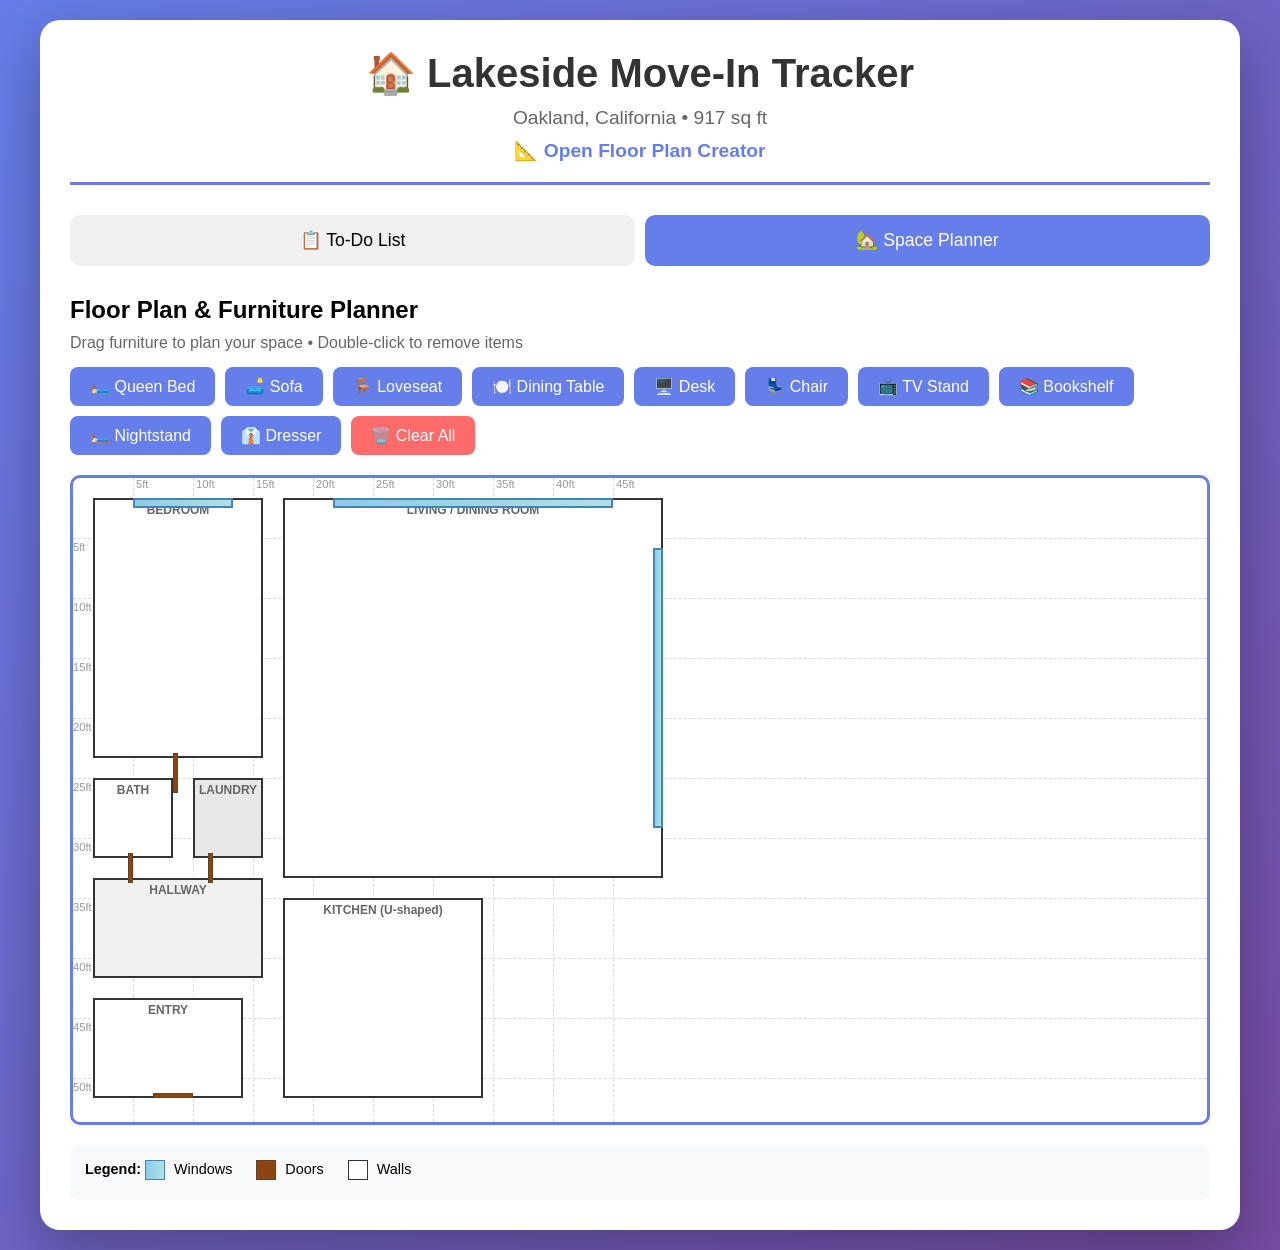
<file: index.html>
<!DOCTYPE html>
<html lang="en">
<head>
    <meta charset="UTF-8">
    <meta name="viewport" content="width=device-width, initial-scale=1.0">
    <title>Lakeside Move-In Tracker</title>
    <link rel="stylesheet" href="styles.css">
</head>
<body>
    <div class="container">
        <header>
            <h1>🏠 Lakeside Move-In Tracker</h1>
            <p>Oakland, California • 917 sq ft</p>
            <p style="margin-top: 10px;"><a href="floorplan-creator.html" style="color: #667eea; text-decoration: none; font-weight: bold;">📐 Open Floor Plan Creator</a></p>
        </header>

        <!-- Navigation Tabs -->
        <div class="tabs">
            <button class="tab-button" onclick="showTab('todo')">📋 To-Do List</button>
            <button class="tab-button active" onclick="showTab('planner')">🏡 Space Planner</button>
        </div>

        <!-- To-Do List Section -->
        <div id="todo-section" class="tab-content">
            <div class="add-task-form">
                <h2>Add New Task</h2>
                <input type="text" id="task-input" placeholder="What needs to be done?">
                <select id="category-select">
                    <option value="Packing">📦 Packing</option>
                    <option value="Utilities">⚡ Utilities</option>
                    <option value="Cleaning">🧹 Cleaning</option>
                    <option value="Moving">🚚 Moving</option>
                    <option value="Shopping">🛒 Shopping</option>
                    <option value="Other">📝 Other</option>
                </select>
                <input type="date" id="due-date-input">
                <button onclick="addTask()">Add Task</button>
            </div>

            <div class="filter-section">
                <label>Filter by category:</label>
                <select id="filter-category" onchange="filterTasks()">
                    <option value="All">All Categories</option>
                    <option value="Packing">📦 Packing</option>
                    <option value="Utilities">⚡ Utilities</option>
                    <option value="Cleaning">🧹 Cleaning</option>
                    <option value="Moving">🚚 Moving</option>
                    <option value="Shopping">🛒 Shopping</option>
                    <option value="Other">📝 Other</option>
                </select>
            </div>

            <div class="tasks-container" id="tasks-list">
                <!-- Tasks will be added here dynamically -->
            </div>
        </div>

        <!-- Space Planner Section -->
        <div id="planner-section" class="tab-content active">
            <div class="planner-controls">
                <h2>Floor Plan & Furniture Planner</h2>
                <p style="color: #666; margin-bottom: 15px;">Drag furniture to plan your space • Double-click to remove items</p>
                <div class="furniture-palette">
                    <button onclick="addFurniture('bed', 120, 80)">🛏️ Queen Bed</button>
                    <button onclick="addFurniture('sofa', 90, 40)">🛋️ Sofa</button>
                    <button onclick="addFurniture('loveseat', 70, 40)">🪑 Loveseat</button>
                    <button onclick="addFurniture('table', 60, 40)">🍽️ Dining Table</button>
                    <button onclick="addFurniture('desk', 50, 30)">🖥️ Desk</button>
                    <button onclick="addFurniture('chair', 30, 30)">💺 Chair</button>
                    <button onclick="addFurniture('tv', 50, 10)">📺 TV Stand</button>
                    <button onclick="addFurniture('bookshelf', 40, 15)">📚 Bookshelf</button>
                    <button onclick="addFurniture('nightstand', 25, 20)">🛏️ Nightstand</button>
                    <button onclick="addFurniture('dresser', 50, 25)">👔 Dresser</button>
                    <button onclick="clearRoom()" style="background: #ff6b6b;">🗑️ Clear All</button>
                </div>
            </div>
            <div class="floor-plan-container">
                <div id="room-canvas">
                    <!-- Floor plan and furniture will be placed here -->
                </div>
            </div>
            <div class="legend">
                <strong>Legend:</strong>
                <span class="legend-item"><span class="legend-window"></span> Windows</span>
                <span class="legend-item"><span class="legend-door"></span> Doors</span>
                <span class="legend-item"><span class="legend-wall"></span> Walls</span>
            </div>
        </div>
    </div>

    <script src="script.js"></script>
</body>
</html>
</file>
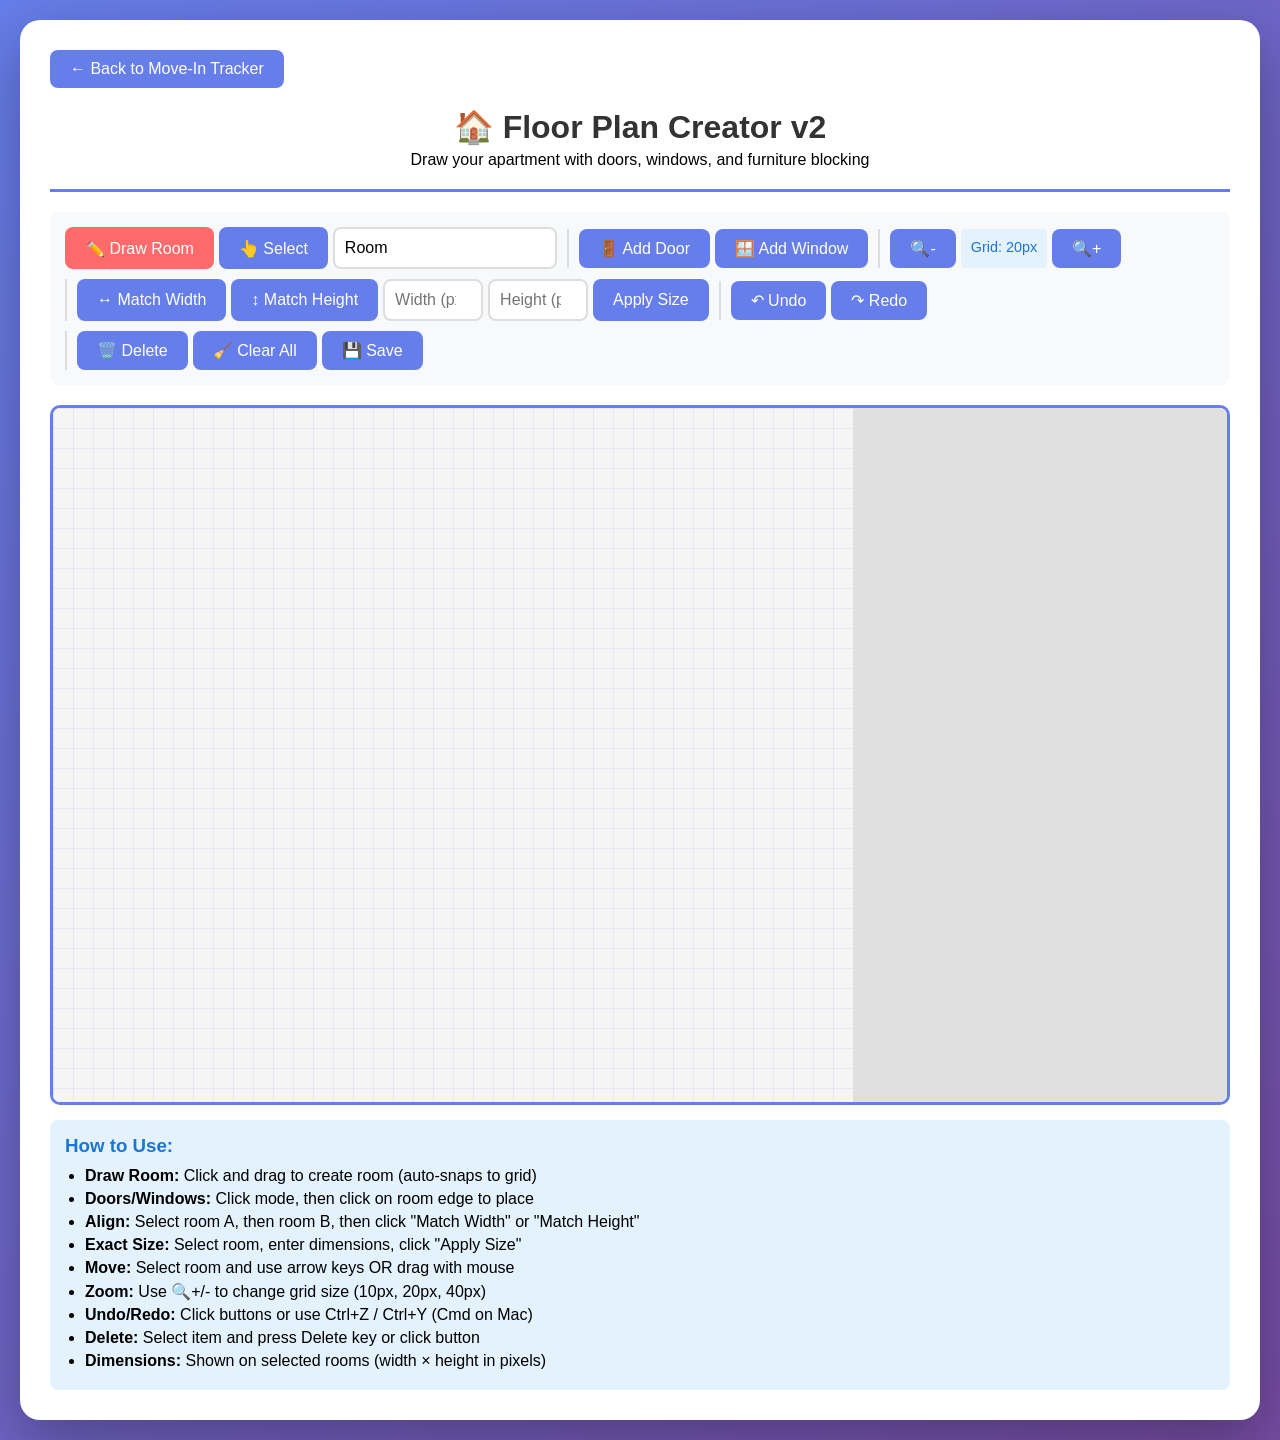
<file: floorplan-creator.html>
<!DOCTYPE html>
<html lang="en">
<head>
    <meta charset="UTF-8">
    <meta name="viewport" content="width=device-width, initial-scale=1.0">
    <title>Floor Plan Creator v2 - Move In Tracker</title>
    <style>
        * {
            margin: 0;
            padding: 0;
            box-sizing: border-box;
        }

        body {
            font-family: 'Segoe UI', Tahoma, Geneva, Verdana, sans-serif;
            background: linear-gradient(135deg, #667eea 0%, #764ba2 100%);
            min-height: 100vh;
            padding: 20px;
        }

        .container {
            max-width: 1600px;
            margin: 0 auto;
            background: white;
            border-radius: 20px;
            padding: 30px;
            box-shadow: 0 20px 60px rgba(0, 0, 0, 0.3);
        }

        header {
            text-align: center;
            margin-bottom: 20px;
            padding-bottom: 20px;
            border-bottom: 3px solid #667eea;
        }

        header h1 {
            color: #333;
            font-size: 2em;
            margin-bottom: 5px;
        }

        .back-link {
            display: inline-block;
            margin-bottom: 20px;
            padding: 10px 20px;
            background: #667eea;
            color: white;
            text-decoration: none;
            border-radius: 8px;
        }

        .toolbar {
            background: #f8f9fa;
            padding: 15px;
            border-radius: 10px;
            margin-bottom: 20px;
            display: flex;
            gap: 10px;
            flex-wrap: wrap;
            align-items: center;
        }

        .toolbar button {
            padding: 10px 20px;
            background: #667eea;
            color: white;
            border: none;
            border-radius: 8px;
            cursor: pointer;
            font-size: 1em;
        }

        .toolbar button:hover {
            background: #5568d3;
        }

        .toolbar button.active {
            background: #ff6b6b;
        }

        .toolbar input {
            padding: 10px;
            border: 2px solid #ddd;
            border-radius: 8px;
            font-size: 1em;
        }

        .toolbar-group {
            display: flex;
            gap: 5px;
            border-left: 2px solid #ddd;
            padding-left: 10px;
        }

        .toolbar-group:first-child {
            border-left: none;
            padding-left: 0;
        }

        .zoom-info {
            padding: 10px;
            background: #e3f2fd;
            border-radius: 5px;
            font-size: 0.9em;
            color: #1976d2;
        }

        .canvas-container {
            border: 3px solid #667eea;
            border-radius: 10px;
            overflow: auto;
            background: #e0e0e0;
            position: relative;
            height: 700px;
        }

        #canvas {
            position: relative;
            background: #f5f5f5;
            cursor: crosshair;
        }

        .room-box {
            position: absolute;
            border: 2px solid #333;
            background: rgba(255, 255, 255, 0.9);
            cursor: move;
            min-width: 40px;
            min-height: 40px;
        }

        .room-box.selected {
            border: 3px solid #667eea;
            box-shadow: 0 0 10px rgba(102, 126, 234, 0.5);
        }

        .room-label {
            position: absolute;
            top: 5px;
            left: 5px;
            right: 5px;
            font-weight: bold;
            color: #333;
            font-size: 0.9em;
            text-align: center;
            pointer-events: none;
            word-wrap: break-word;
        }

        .dimensions-label {
            position: absolute;
            bottom: 5px;
            left: 5px;
            right: 5px;
            font-size: 0.75em;
            color: #667eea;
            text-align: center;
            pointer-events: none;
            background: rgba(255, 255, 255, 0.9);
            padding: 2px;
            border-radius: 3px;
        }

        .resize-handle {
            position: absolute;
            width: 10px;
            height: 10px;
            background: #667eea;
            border: 2px solid white;
            border-radius: 50%;
        }

        .resize-handle.nw { top: -5px; left: -5px; cursor: nw-resize; }
        .resize-handle.ne { top: -5px; right: -5px; cursor: ne-resize; }
        .resize-handle.sw { bottom: -5px; left: -5px; cursor: sw-resize; }
        .resize-handle.se { bottom: -5px; right: -5px; cursor: se-resize; }

        .door {
            position: absolute;
            background: rgba(139, 69, 19, 0.3);
            border: 2px solid #8B4513;
            cursor: pointer;
        }

        .door.horizontal {
            height: 6px;
        }

        .door.vertical {
            width: 6px;
        }

        .door.selected {
            border-color: #ff6b6b;
            background: rgba(255, 107, 107, 0.3);
        }

        .window {
            position: absolute;
            background: linear-gradient(90deg, #87CEEB 0%, #B0E0E6 100%);
            border: 2px solid #4682B4;
            cursor: pointer;
        }

        .window.horizontal {
            height: 6px;
        }

        .window.vertical {
            width: 6px;
        }

        .window.selected {
            border-color: #667eea;
        }

        .instructions {
            background: #e3f2fd;
            padding: 15px;
            border-radius: 8px;
            margin-top: 15px;
        }

        .instructions h3 {
            margin-bottom: 10px;
            color: #1976d2;
        }

        .instructions ul {
            margin-left: 20px;
        }

        .instructions li {
            margin-bottom: 5px;
        }
    </style>
</head>
<body>
    <div class="container">
        <a href="index.html" class="back-link">← Back to Move-In Tracker</a>

        <header>
            <h1>🏠 Floor Plan Creator v2</h1>
            <p>Draw your apartment with doors, windows, and furniture blocking</p>
        </header>

        <div class="toolbar">
            <div class="toolbar-group">
                <button id="draw-mode" class="active">✏️ Draw Room</button>
                <button id="select-mode">👆 Select</button>
                <input type="text" id="room-name" placeholder="Room name" value="Room">
            </div>

            <div class="toolbar-group">
                <button id="door-mode">🚪 Add Door</button>
                <button id="window-mode">🪟 Add Window</button>
            </div>

            <div class="toolbar-group">
                <button id="zoom-out">🔍-</button>
                <span class="zoom-info" id="zoom-level">Grid: 20px</span>
                <button id="zoom-in">🔍+</button>
            </div>

            <div class="toolbar-group">
                <button id="align-width">↔️ Match Width</button>
                <button id="align-height">↕️ Match Height</button>
                <input type="number" id="set-width" placeholder="Width (px)" style="width: 100px;">
                <input type="number" id="set-height" placeholder="Height (px)" style="width: 100px;">
                <button id="apply-size">Apply Size</button>
            </div>

            <div class="toolbar-group">
                <button id="undo">↶ Undo</button>
                <button id="redo">↷ Redo</button>
            </div>

            <div class="toolbar-group">
                <button id="delete-item">🗑️ Delete</button>
                <button id="clear-all">🧹 Clear All</button>
                <button id="save-plan">💾 Save</button>
            </div>
        </div>

        <div class="canvas-container">
            <div id="canvas"></div>
        </div>

        <div class="instructions">
            <h3>How to Use:</h3>
            <ul>
                <li><strong>Draw Room:</strong> Click and drag to create room (auto-snaps to grid)</li>
                <li><strong>Doors/Windows:</strong> Click mode, then click on room edge to place</li>
                <li><strong>Align:</strong> Select room A, then room B, then click "Match Width" or "Match Height"</li>
                <li><strong>Exact Size:</strong> Select room, enter dimensions, click "Apply Size"</li>
                <li><strong>Move:</strong> Select room and use arrow keys OR drag with mouse</li>
                <li><strong>Zoom:</strong> Use 🔍+/- to change grid size (10px, 20px, 40px)</li>
                <li><strong>Undo/Redo:</strong> Click buttons or use Ctrl+Z / Ctrl+Y (Cmd on Mac)</li>
                <li><strong>Delete:</strong> Select item and press Delete key or click button</li>
                <li><strong>Dimensions:</strong> Shown on selected rooms (width × height in pixels)</li>
            </ul>
        </div>
    </div>

    <script>
        const canvas = document.getElementById('canvas');
        const drawModeBtn = document.getElementById('draw-mode');
        const selectModeBtn = document.getElementById('select-mode');
        const doorModeBtn = document.getElementById('door-mode');
        const windowModeBtn = document.getElementById('window-mode');
        const roomNameInput = document.getElementById('room-name');
        const deleteBtn = document.getElementById('delete-item');
        const clearBtn = document.getElementById('clear-all');
        const saveBtn = document.getElementById('save-plan');
        const zoomInBtn = document.getElementById('zoom-in');
        const zoomOutBtn = document.getElementById('zoom-out');
        const zoomLevelSpan = document.getElementById('zoom-level');
        const alignWidthBtn = document.getElementById('align-width');
        const alignHeightBtn = document.getElementById('align-height');
        const setWidthInput = document.getElementById('set-width');
        const setHeightInput = document.getElementById('set-height');
        const applySizeBtn = document.getElementById('apply-size');
        const undoBtn = document.getElementById('undo');
        const redoBtn = document.getElementById('redo');

        let mode = 'draw'; // 'draw', 'select', 'door', 'window'
        let gridSize = 20; // Current grid size
        let gridSizes = [10, 20, 40];
        let currentZoomIndex = 1; // Start at 20px
        let isDrawing = false;
        let isDragging = false;
        let isResizing = false;
        let startX, startY;
        let currentBox = null;
        let selectedItem = null;
        let resizeHandle = null;
        let rooms = [];
        let doors = [];
        let windows = [];
        let history = [];
        let historyIndex = -1;
        let lastSelectedForAlign = null;

        // Initialize canvas size
        function updateCanvasSize() {
            const size = 800 * (gridSize / 20); // Scale canvas with grid
            canvas.style.width = size + 'px';
            canvas.style.height = size + 'px';
            updateGridBackground();
        }

        function updateGridBackground() {
            canvas.style.backgroundImage = `
                linear-gradient(rgba(102, 126, 234, 0.1) 1px, transparent 1px),
                linear-gradient(90deg, rgba(102, 126, 234, 0.1) 1px, transparent 1px)
            `;
            canvas.style.backgroundSize = `${gridSize}px ${gridSize}px`;
        }

        // Snap to grid
        function snapToGrid(value) {
            return Math.round(value / gridSize) * gridSize;
        }

        // Mode switching
        function setMode(newMode) {
            mode = newMode;
            [drawModeBtn, selectModeBtn, doorModeBtn, windowModeBtn].forEach(btn => btn.classList.remove('active'));

            if (newMode === 'draw') {
                canvas.style.cursor = 'crosshair';
                drawModeBtn.classList.add('active');
            } else if (newMode === 'select') {
                canvas.style.cursor = 'default';
                selectModeBtn.classList.add('active');
            } else if (newMode === 'door') {
                canvas.style.cursor = 'pointer';
                doorModeBtn.classList.add('active');
            } else if (newMode === 'window') {
                canvas.style.cursor = 'pointer';
                windowModeBtn.classList.add('active');
            }
            deselectAll();
        }

        drawModeBtn.addEventListener('click', () => setMode('draw'));
        selectModeBtn.addEventListener('click', () => setMode('select'));
        doorModeBtn.addEventListener('click', () => setMode('door'));
        windowModeBtn.addEventListener('click', () => setMode('window'));

        // Zoom controls
        zoomInBtn.addEventListener('click', () => {
            if (currentZoomIndex < gridSizes.length - 1) {
                currentZoomIndex++;
                gridSize = gridSizes[currentZoomIndex];
                zoomLevelSpan.textContent = `Grid: ${gridSize}px`;
                updateCanvasSize();
            }
        });

        zoomOutBtn.addEventListener('click', () => {
            if (currentZoomIndex > 0) {
                currentZoomIndex--;
                gridSize = gridSizes[currentZoomIndex];
                zoomLevelSpan.textContent = `Grid: ${gridSize}px`;
                updateCanvasSize();
            }
        });

        // Mouse down
        canvas.addEventListener('mousedown', (e) => {
            const rect = canvas.getBoundingClientRect();
            startX = e.clientX - rect.left;
            startY = e.clientY - rect.top;

            if (mode === 'draw') {
                isDrawing = true;
                const roomName = roomNameInput.value || 'Room';

                currentBox = document.createElement('div');
                currentBox.className = 'room-box';
                currentBox.style.left = snapToGrid(startX) + 'px';
                currentBox.style.top = snapToGrid(startY) + 'px';
                currentBox.style.width = '0px';
                currentBox.style.height = '0px';

                const label = document.createElement('div');
                label.className = 'room-label';
                label.textContent = roomName;
                currentBox.appendChild(label);

                canvas.appendChild(currentBox);
            } else if (mode === 'select') {
                const clickedRoom = e.target.closest('.room-box');
                const clickedDoor = e.target.closest('.door');
                const clickedWindow = e.target.closest('.window');

                if (clickedRoom) {
                    selectItem(clickedRoom, 'room');
                    if (e.target.classList.contains('resize-handle')) {
                        isResizing = true;
                        resizeHandle = e.target.className.split(' ')[1];
                    } else {
                        isDragging = true;
                    }
                } else if (clickedDoor) {
                    selectItem(clickedDoor, 'door');
                } else if (clickedWindow) {
                    selectItem(clickedWindow, 'window');
                } else {
                    deselectAll();
                }
            } else if (mode === 'door') {
                placeDoor(e);
            } else if (mode === 'window') {
                placeWindow(e);
            }
        });

        // Mouse move
        canvas.addEventListener('mousemove', (e) => {
            const rect = canvas.getBoundingClientRect();
            const currentX = e.clientX - rect.left;
            const currentY = e.clientY - rect.top;

            if (isDrawing && currentBox) {
                const snappedStartX = parseInt(currentBox.style.left);
                const snappedStartY = parseInt(currentBox.style.top);
                const snappedCurrentX = snapToGrid(currentX);
                const snappedCurrentY = snapToGrid(currentY);

                const width = snappedCurrentX - snappedStartX;
                const height = snappedCurrentY - snappedStartY;

                currentBox.style.width = Math.abs(width) + 'px';
                currentBox.style.height = Math.abs(height) + 'px';

                if (width < 0) currentBox.style.left = snappedCurrentX + 'px';
                if (height < 0) currentBox.style.top = snappedCurrentY + 'px';
            } else if (isDragging && selectedItem) {
                const deltaX = currentX - startX;
                const deltaY = currentY - startY;

                const left = snapToGrid(parseInt(selectedItem.style.left) + deltaX);
                const top = snapToGrid(parseInt(selectedItem.style.top) + deltaY);

                selectedItem.style.left = Math.max(0, left) + 'px';
                selectedItem.style.top = Math.max(0, top) + 'px';

                startX = currentX;
                startY = currentY;
            } else if (isResizing && selectedItem) {
                const box = selectedItem.getBoundingClientRect();
                const canvasRect = canvas.getBoundingClientRect();
                const relX = box.left - canvasRect.left;
                const relY = box.top - canvasRect.top;

                if (resizeHandle === 'se') {
                    selectedItem.style.width = Math.max(gridSize * 2, snapToGrid(currentX - relX)) + 'px';
                    selectedItem.style.height = Math.max(gridSize * 2, snapToGrid(currentY - relY)) + 'px';
                } else if (resizeHandle === 'sw') {
                    const newWidth = Math.max(gridSize * 2, snapToGrid(relX + box.width - currentX));
                    selectedItem.style.width = newWidth + 'px';
                    selectedItem.style.left = snapToGrid(relX + box.width - newWidth) + 'px';
                    selectedItem.style.height = Math.max(gridSize * 2, snapToGrid(currentY - relY)) + 'px';
                } else if (resizeHandle === 'ne') {
                    selectedItem.style.width = Math.max(gridSize * 2, snapToGrid(currentX - relX)) + 'px';
                    const newHeight = Math.max(gridSize * 2, snapToGrid(relY + box.height - currentY));
                    selectedItem.style.height = newHeight + 'px';
                    selectedItem.style.top = snapToGrid(relY + box.height - newHeight) + 'px';
                } else if (resizeHandle === 'nw') {
                    const newWidth = Math.max(gridSize * 2, snapToGrid(relX + box.width - currentX));
                    const newHeight = Math.max(gridSize * 2, snapToGrid(relY + box.height - currentY));
                    selectedItem.style.width = newWidth + 'px';
                    selectedItem.style.height = newHeight + 'px';
                    selectedItem.style.left = snapToGrid(relX + box.width - newWidth) + 'px';
                    selectedItem.style.top = snapToGrid(relY + box.height - newHeight) + 'px';
                }
            }
        });

        // Mouse up
        document.addEventListener('mouseup', () => {
            if (isDrawing && currentBox) {
                if (parseInt(currentBox.style.width) < gridSize * 2 || parseInt(currentBox.style.height) < gridSize * 2) {
                    currentBox.remove();
                } else {
                    rooms.push(currentBox);
                    saveToHistory();
                }
                currentBox = null;
            }

            if (isDragging || isResizing) {
                saveToHistory();
            }

            isDrawing = false;
            isDragging = false;
            isResizing = false;
            resizeHandle = null;
        });

        function placeDoor(e) {
            const rect = canvas.getBoundingClientRect();
            const x = e.clientX - rect.left;
            const y = e.clientY - rect.top;

            // Find nearest room edge
            const nearestEdge = findNearestRoomEdge(x, y);
            if (!nearestEdge) return;

            const door = document.createElement('div');
            door.className = 'door';
            const doorWidth = gridSize * 3; // 36" = 3 grid units

            if (nearestEdge.orientation === 'horizontal') {
                door.classList.add('horizontal');
                door.style.left = snapToGrid(nearestEdge.x - doorWidth / 2) + 'px';
                door.style.top = nearestEdge.y + 'px';
                door.style.width = doorWidth + 'px';
            } else {
                door.classList.add('vertical');
                door.style.left = nearestEdge.x + 'px';
                door.style.top = snapToGrid(nearestEdge.y - doorWidth / 2) + 'px';
                door.style.height = doorWidth + 'px';
            }

            canvas.appendChild(door);
            doors.push(door);
            saveToHistory();
        }

        function placeWindow(e) {
            const rect = canvas.getBoundingClientRect();
            const x = e.clientX - rect.left;
            const y = e.clientY - rect.top;

            const nearestEdge = findNearestRoomEdge(x, y);
            if (!nearestEdge) return;

            const win = document.createElement('div');
            win.className = 'window';
            const windowWidth = gridSize * 4; // 48" default

            if (nearestEdge.orientation === 'horizontal') {
                win.classList.add('horizontal');
                win.style.left = snapToGrid(nearestEdge.x - windowWidth / 2) + 'px';
                win.style.top = nearestEdge.y + 'px';
                win.style.width = windowWidth + 'px';
            } else {
                win.classList.add('vertical');
                win.style.left = nearestEdge.x + 'px';
                win.style.top = snapToGrid(nearestEdge.y - windowWidth / 2) + 'px';
                win.style.height = windowWidth + 'px';
            }

            canvas.appendChild(win);
            windows.push(win);
            saveToHistory();
        }

        function findNearestRoomEdge(x, y) {
            let nearest = null;
            let minDist = 30; // Threshold

            rooms.forEach(room => {
                const left = parseInt(room.style.left);
                const top = parseInt(room.style.top);
                const width = parseInt(room.style.width);
                const height = parseInt(room.style.height);

                // Check all four edges
                const edges = [
                    { x: x, y: top, orientation: 'horizontal' }, // Top
                    { x: x, y: top + height, orientation: 'horizontal' }, // Bottom
                    { x: left, y: y, orientation: 'vertical' }, // Left
                    { x: left + width, y: y, orientation: 'vertical' } // Right
                ];

                edges.forEach(edge => {
                    const dist = Math.abs(edge.orientation === 'horizontal' ? y - edge.y : x - edge.x);
                    if (dist < minDist) {
                        minDist = dist;
                        nearest = edge;
                    }
                });
            });

            return nearest;
        }

        function selectItem(item, type) {
            // Save previous selection for alignment
            if (selectedItem && selectedItem.classList.contains('room-box')) {
                lastSelectedForAlign = selectedItem;
            }

            deselectAll();
            selectedItem = item;
            item.classList.add('selected');

            if (type === 'room') {
                // Add resize handles
                ['nw', 'ne', 'sw', 'se'].forEach(pos => {
                    const handle = document.createElement('div');
                    handle.className = `resize-handle ${pos}`;
                    item.appendChild(handle);
                });

                // Show dimensions
                updateDimensionsDisplay();
            }
        }

        function deselectAll() {
            if (selectedItem) {
                selectedItem.classList.remove('selected');
                selectedItem.querySelectorAll('.resize-handle').forEach(h => h.remove());
                selectedItem.querySelectorAll('.dimensions-label').forEach(d => d.remove());
                selectedItem = null;
            }
        }

        // Delete selected item
        deleteBtn.addEventListener('click', () => {
            if (selectedItem) {
                selectedItem.remove();
                rooms = rooms.filter(r => r !== selectedItem);
                doors = doors.filter(d => d !== selectedItem);
                windows = windows.filter(w => w !== selectedItem);
                selectedItem = null;
            }
        });

        // Clear all
        clearBtn.addEventListener('click', () => {
            if (confirm('Clear all?')) {
                rooms.forEach(r => r.remove());
                doors.forEach(d => d.remove());
                windows.forEach(w => w.remove());
                rooms = [];
                doors = [];
                windows = [];
                selectedItem = null;
            }
        });

        // History system
        function saveToHistory() {
            const state = {
                rooms: rooms.map(r => ({
                    label: r.querySelector('.room-label').textContent,
                    left: r.style.left,
                    top: r.style.top,
                    width: r.style.width,
                    height: r.style.height
                })),
                doors: doors.map(d => ({
                    left: d.style.left,
                    top: d.style.top,
                    width: d.style.width || '6px',
                    height: d.style.height || '6px',
                    orientation: d.classList.contains('horizontal') ? 'horizontal' : 'vertical'
                })),
                windows: windows.map(w => ({
                    left: w.style.left,
                    top: w.style.top,
                    width: w.style.width || '6px',
                    height: w.style.height || '6px',
                    orientation: w.classList.contains('horizontal') ? 'horizontal' : 'vertical'
                }))
            };

            // Remove future history if we're not at the end
            if (historyIndex < history.length - 1) {
                history = history.slice(0, historyIndex + 1);
            }

            history.push(state);
            historyIndex++;

            // Limit history to 50 states
            if (history.length > 50) {
                history.shift();
                historyIndex--;
            }
        }

        function restoreFromHistory(state) {
            // Clear current
            rooms.forEach(r => r.remove());
            doors.forEach(d => d.remove());
            windows.forEach(w => w.remove());
            rooms = [];
            doors = [];
            windows = [];

            // Restore rooms
            state.rooms.forEach(data => {
                const box = document.createElement('div');
                box.className = 'room-box';
                box.style.left = data.left;
                box.style.top = data.top;
                box.style.width = data.width;
                box.style.height = data.height;

                const label = document.createElement('div');
                label.className = 'room-label';
                label.textContent = data.label;
                box.appendChild(label);

                canvas.appendChild(box);
                rooms.push(box);
            });

            // Restore doors
            state.doors.forEach(data => {
                const door = document.createElement('div');
                door.className = 'door';
                door.classList.add(data.orientation);
                door.style.left = data.left;
                door.style.top = data.top;
                if (data.orientation === 'horizontal') {
                    door.style.width = data.width;
                } else {
                    door.style.height = data.height;
                }
                canvas.appendChild(door);
                doors.push(door);
            });

            // Restore windows
            state.windows.forEach(data => {
                const win = document.createElement('div');
                win.className = 'window';
                win.classList.add(data.orientation);
                win.style.left = data.left;
                win.style.top = data.top;
                if (data.orientation === 'horizontal') {
                    win.style.width = data.width;
                } else {
                    win.style.height = data.height;
                }
                canvas.appendChild(win);
                windows.push(win);
            });
        }

        // Undo/Redo
        undoBtn.addEventListener('click', () => {
            if (historyIndex > 0) {
                historyIndex--;
                restoreFromHistory(history[historyIndex]);
            }
        });

        redoBtn.addEventListener('click', () => {
            if (historyIndex < history.length - 1) {
                historyIndex++;
                restoreFromHistory(history[historyIndex]);
            }
        });

        // Align tools
        alignWidthBtn.addEventListener('click', () => {
            if (selectedItem && lastSelectedForAlign && selectedItem.classList.contains('room-box') && lastSelectedForAlign.classList.contains('room-box')) {
                selectedItem.style.width = lastSelectedForAlign.style.width;
                updateDimensionsDisplay();
                saveToHistory();
            }
        });

        alignHeightBtn.addEventListener('click', () => {
            if (selectedItem && lastSelectedForAlign && selectedItem.classList.contains('room-box') && lastSelectedForAlign.classList.contains('room-box')) {
                selectedItem.style.height = lastSelectedForAlign.style.height;
                updateDimensionsDisplay();
                saveToHistory();
            }
        });

        applySizeBtn.addEventListener('click', () => {
            if (selectedItem && selectedItem.classList.contains('room-box')) {
                const width = parseInt(setWidthInput.value);
                const height = parseInt(setHeightInput.value);

                if (width && width >= gridSize * 2) {
                    selectedItem.style.width = snapToGrid(width) + 'px';
                }
                if (height && height >= gridSize * 2) {
                    selectedItem.style.height = snapToGrid(height) + 'px';
                }

                updateDimensionsDisplay();
                saveToHistory();
            }
        });

        // Update dimensions display
        function updateDimensionsDisplay() {
            if (selectedItem && selectedItem.classList.contains('room-box')) {
                let dimLabel = selectedItem.querySelector('.dimensions-label');
                if (!dimLabel) {
                    dimLabel = document.createElement('div');
                    dimLabel.className = 'dimensions-label';
                    selectedItem.appendChild(dimLabel);
                }

                const width = parseInt(selectedItem.style.width);
                const height = parseInt(selectedItem.style.height);
                dimLabel.textContent = `${width} × ${height}px`;

                // Update input fields
                setWidthInput.value = width;
                setHeightInput.value = height;
            }
        }

        // Keyboard shortcuts
        document.addEventListener('keydown', (e) => {
            // Delete key
            if (e.key === 'Delete' && selectedItem) {
                selectedItem.remove();
                rooms = rooms.filter(r => r !== selectedItem);
                doors = doors.filter(d => d !== selectedItem);
                windows = windows.filter(w => w !== selectedItem);
                saveToHistory();
                selectedItem = null;
            }

            // Arrow keys for movement (when item selected)
            if (selectedItem && selectedItem.classList.contains('room-box')) {
                let moved = false;
                const moveAmount = gridSize;

                if (e.key === 'ArrowLeft') {
                    selectedItem.style.left = Math.max(0, parseInt(selectedItem.style.left) - moveAmount) + 'px';
                    moved = true;
                } else if (e.key === 'ArrowRight') {
                    selectedItem.style.left = (parseInt(selectedItem.style.left) + moveAmount) + 'px';
                    moved = true;
                } else if (e.key === 'ArrowUp') {
                    selectedItem.style.top = Math.max(0, parseInt(selectedItem.style.top) - moveAmount) + 'px';
                    moved = true;
                } else if (e.key === 'ArrowDown') {
                    selectedItem.style.top = (parseInt(selectedItem.style.top) + moveAmount) + 'px';
                    moved = true;
                }

                if (moved) {
                    e.preventDefault();
                    saveToHistory();
                }
            }

            // Undo/Redo shortcuts
            if (e.ctrlKey || e.metaKey) {
                if (e.key === 'z' && !e.shiftKey) {
                    e.preventDefault();
                    undoBtn.click();
                } else if ((e.key === 'y') || (e.key === 'z' && e.shiftKey)) {
                    e.preventDefault();
                    redoBtn.click();
                }
            }
        });

        // Save plan
        saveBtn.addEventListener('click', () => {
            const plan = {
                rooms: rooms.map(room => ({
                    label: room.querySelector('.room-label').textContent,
                    left: room.style.left,
                    top: room.style.top,
                    width: room.style.width,
                    height: room.style.height
                })),
                doors: doors.map(door => ({
                    left: door.style.left,
                    top: door.style.top,
                    width: door.style.width || '6px',
                    height: door.style.height || '6px',
                    orientation: door.classList.contains('horizontal') ? 'horizontal' : 'vertical'
                })),
                windows: windows.map(win => ({
                    left: win.style.left,
                    top: win.style.top,
                    width: win.style.width || '6px',
                    height: win.style.height || '6px',
                    orientation: win.classList.contains('horizontal') ? 'horizontal' : 'vertical'
                }))
            };

            localStorage.setItem('customFloorPlan', JSON.stringify(plan.rooms));
            localStorage.setItem('customDoors', JSON.stringify(plan.doors));
            localStorage.setItem('customWindows', JSON.stringify(plan.windows));
            alert('Floor plan saved with doors and windows!');
        });

        // Load saved plan
        window.onload = () => {
            updateCanvasSize();

            const savedRooms = localStorage.getItem('customFloorPlan');
            const savedDoors = localStorage.getItem('customDoors');
            const savedWindows = localStorage.getItem('customWindows');

            if (savedRooms) {
                const roomsData = JSON.parse(savedRooms);
                roomsData.forEach(data => {
                    const box = document.createElement('div');
                    box.className = 'room-box';
                    box.style.left = data.left;
                    box.style.top = data.top;
                    box.style.width = data.width;
                    box.style.height = data.height;

                    const label = document.createElement('div');
                    label.className = 'room-label';
                    label.textContent = data.label;
                    box.appendChild(label);

                    canvas.appendChild(box);
                    rooms.push(box);
                });
            }

            if (savedDoors) {
                const doorsData = JSON.parse(savedDoors);
                doorsData.forEach(data => {
                    const door = document.createElement('div');
                    door.className = 'door';
                    door.classList.add(data.orientation);
                    door.style.left = data.left;
                    door.style.top = data.top;
                    if (data.orientation === 'horizontal') {
                        door.style.width = data.width;
                    } else {
                        door.style.height = data.height;
                    }
                    canvas.appendChild(door);
                    doors.push(door);
                });
            }

            if (savedWindows) {
                const windowsData = JSON.parse(savedWindows);
                windowsData.forEach(data => {
                    const win = document.createElement('div');
                    win.className = 'window';
                    win.classList.add(data.orientation);
                    win.style.left = data.left;
                    win.style.top = data.top;
                    if (data.orientation === 'horizontal') {
                        win.style.width = data.width;
                    } else {
                        win.style.height = data.height;
                    }
                    canvas.appendChild(win);
                    windows.push(win);
                });
            }

            // Save initial state to history
            if (rooms.length > 0 || doors.length > 0 || windows.length > 0) {
                saveToHistory();
            }
        };
    </script>
</body>
</html>
</file>
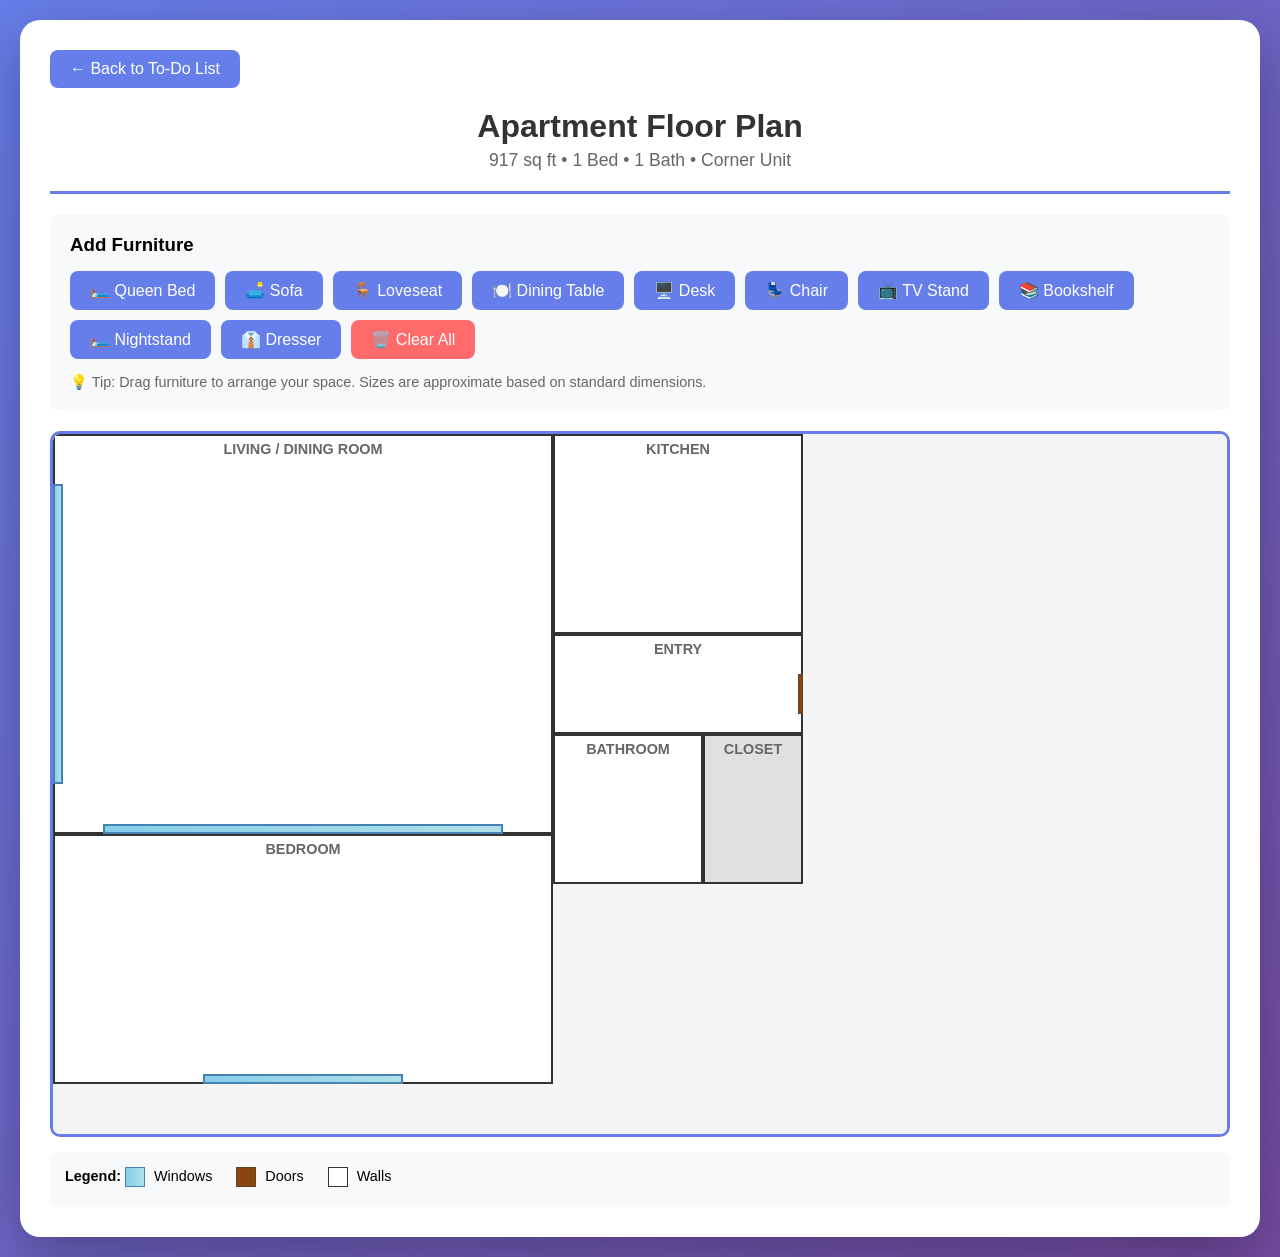
<file: planner.html>
<!DOCTYPE html>
<html lang="en">
<head>
    <meta charset="UTF-8">
    <meta name="viewport" content="width=device-width, initial-scale=1.0">
    <title>1 Lakeside Dr #804 - Floor Plan</title>
    <style>
        * {
            margin: 0;
            padding: 0;
            box-sizing: border-box;
        }

        body {
            font-family: 'Segoe UI', Tahoma, Geneva, Verdana, sans-serif;
            background: linear-gradient(135deg, #667eea 0%, #764ba2 100%);
            min-height: 100vh;
            padding: 20px;
        }

        .container {
            max-width: 1400px;
            margin: 0 auto;
            background: white;
            border-radius: 20px;
            padding: 30px;
            box-shadow: 0 20px 60px rgba(0, 0, 0, 0.3);
        }

        header {
            text-align: center;
            margin-bottom: 20px;
            padding-bottom: 20px;
            border-bottom: 3px solid #667eea;
        }

        header h1 {
            color: #333;
            font-size: 2em;
            margin-bottom: 5px;
        }

        header p {
            color: #666;
            font-size: 1.1em;
        }

        .controls {
            background: #f8f9fa;
            padding: 20px;
            border-radius: 10px;
            margin-bottom: 20px;
        }

        .furniture-palette {
            display: flex;
            gap: 10px;
            flex-wrap: wrap;
            margin-bottom: 15px;
        }

        .furniture-palette button {
            padding: 10px 20px;
            background: #667eea;
            color: white;
            border: none;
            border-radius: 8px;
            cursor: pointer;
            font-size: 1em;
            transition: background 0.3s;
        }

        .furniture-palette button:hover {
            background: #5568d3;
        }

        .furniture-palette button.danger {
            background: #ff6b6b;
        }

        .furniture-palette button.danger:hover {
            background: #ff5252;
        }

        .floor-plan-container {
            position: relative;
            background: #fff;
            border: 3px solid #667eea;
            border-radius: 10px;
            overflow: hidden;
        }

        #floor-plan {
            position: relative;
            width: 100%;
            height: 700px;
            background: #f5f5f5;
        }

        .room {
            position: absolute;
            border: 2px solid #333;
            background: white;
        }

        .room-label {
            position: absolute;
            font-weight: bold;
            color: #666;
            font-size: 0.9em;
            pointer-events: none;
            text-align: center;
            width: 100%;
            top: 5px;
        }

        .window {
            position: absolute;
            background: linear-gradient(90deg, #87CEEB 0%, #B0E0E6 100%);
            border: 2px solid #4682B4;
        }

        .door {
            position: absolute;
            background: #8B4513;
            border: 1px solid #654321;
        }

        .furniture-item {
            position: absolute;
            padding: 10px 15px;
            background: #667eea;
            color: white;
            border-radius: 6px;
            cursor: move;
            font-size: 0.9em;
            user-select: none;
            box-shadow: 0 4px 8px rgba(0, 0, 0, 0.2);
            transition: transform 0.1s;
            display: flex;
            align-items: center;
            justify-content: center;
            text-align: center;
        }

        .furniture-item:hover {
            transform: scale(1.05);
        }

        .furniture-item:active {
            cursor: grabbing;
        }

        .legend {
            margin-top: 15px;
            padding: 15px;
            background: #f8f9fa;
            border-radius: 8px;
            font-size: 0.9em;
        }

        .legend-item {
            display: inline-block;
            margin-right: 20px;
            margin-bottom: 5px;
        }

        .legend-item span {
            display: inline-block;
            width: 20px;
            height: 20px;
            margin-right: 5px;
            vertical-align: middle;
            border: 1px solid #333;
        }

        .back-link {
            display: inline-block;
            margin-bottom: 20px;
            padding: 10px 20px;
            background: #667eea;
            color: white;
            text-decoration: none;
            border-radius: 8px;
            transition: background 0.3s;
        }

        .back-link:hover {
            background: #5568d3;
        }
    </style>
</head>
<body>
    <div class="container">
        <a href="index.html" class="back-link">← Back to To-Do List</a>

        <header>
            <h1>Apartment Floor Plan</h1>
            <p>917 sq ft • 1 Bed • 1 Bath • Corner Unit</p>
        </header>

        <div class="controls">
            <h3 style="margin-bottom: 15px;">Add Furniture</h3>
            <div class="furniture-palette">
                <button onclick="addFurniture('bed', 120, 80)">🛏️ Queen Bed</button>
                <button onclick="addFurniture('sofa', 90, 40)">🛋️ Sofa</button>
                <button onclick="addFurniture('loveseat', 70, 40)">🪑 Loveseat</button>
                <button onclick="addFurniture('table', 60, 40)">🍽️ Dining Table</button>
                <button onclick="addFurniture('desk', 50, 30)">🖥️ Desk</button>
                <button onclick="addFurniture('chair', 30, 30)">💺 Chair</button>
                <button onclick="addFurniture('tv', 50, 10)">📺 TV Stand</button>
                <button onclick="addFurniture('bookshelf', 40, 15)">📚 Bookshelf</button>
                <button onclick="addFurniture('nightstand', 25, 20)">🛏️ Nightstand</button>
                <button onclick="addFurniture('dresser', 50, 25)">👔 Dresser</button>
                <button class="danger" onclick="clearFurniture()">🗑️ Clear All</button>
            </div>
            <p style="color: #666; font-size: 0.9em; margin-top: 10px;">
                💡 Tip: Drag furniture to arrange your space. Sizes are approximate based on standard dimensions.
            </p>
        </div>

        <div class="floor-plan-container">
            <div id="floor-plan">
                <!-- Floor plan will be drawn here -->
            </div>
        </div>

        <div class="legend">
            <strong>Legend:</strong>
            <div class="legend-item">
                <span style="background: linear-gradient(90deg, #87CEEB 0%, #B0E0E6 100%); border-color: #4682B4;"></span>
                Windows
            </div>
            <div class="legend-item">
                <span style="background: #8B4513; border-color: #654321;"></span>
                Doors
            </div>
            <div class="legend-item">
                <span style="background: white; border-color: #333;"></span>
                Walls
            </div>
        </div>
    </div>

    <script>
        // Draw the floor plan based on photos of 1 Lakeside Dr #804
        function drawFloorPlan() {
            const plan = document.getElementById('floor-plan');
            const width = plan.offsetWidth;
            const height = plan.offsetHeight;

            // Scale factor (917 sq ft total)
            const scale = 1;

            // Living Room / Dining Area (open concept) - Corner unit with windows on 2 walls
            const livingRoom = document.createElement('div');
            livingRoom.className = 'room';
            livingRoom.style.left = '0px';
            livingRoom.style.top = '0px';
            livingRoom.style.width = '500px';
            livingRoom.style.height = '400px';
            livingRoom.innerHTML = '<div class="room-label">LIVING / DINING ROOM</div>';
            plan.appendChild(livingRoom);

            // Windows on two walls (corner unit)
            // Left wall windows
            const window1 = document.createElement('div');
            window1.className = 'window';
            window1.style.left = '0px';
            window1.style.top = '50px';
            window1.style.width = '10px';
            window1.style.height = '300px';
            plan.appendChild(window1);

            // Bottom wall windows
            const window2 = document.createElement('div');
            window2.className = 'window';
            window2.style.left = '50px';
            window2.style.top = '390px';
            window2.style.width = '400px';
            window2.style.height = '10px';
            plan.appendChild(window2);

            // Kitchen (with peninsula)
            const kitchen = document.createElement('div');
            kitchen.className = 'room';
            kitchen.style.left = '500px';
            kitchen.style.top = '0px';
            kitchen.style.width = '250px';
            kitchen.style.height = '200px';
            kitchen.innerHTML = '<div class="room-label">KITCHEN</div>';
            plan.appendChild(kitchen);

            // Entry Hallway
            const entry = document.createElement('div');
            entry.className = 'room';
            entry.style.left = '500px';
            entry.style.top = '200px';
            entry.style.width = '250px';
            entry.style.height = '100px';
            entry.innerHTML = '<div class="room-label">ENTRY</div>';
            plan.appendChild(entry);

            // Entry Door
            const door1 = document.createElement('div');
            door1.className = 'door';
            door1.style.left = '745px';
            door1.style.top = '240px';
            door1.style.width = '5px';
            door1.style.height = '40px';
            plan.appendChild(door1);

            // Bathroom
            const bathroom = document.createElement('div');
            bathroom.className = 'room';
            bathroom.style.left = '500px';
            bathroom.style.top = '300px';
            bathroom.style.width = '150px';
            bathroom.style.height = '150px';
            bathroom.innerHTML = '<div class="room-label">BATHROOM</div>';
            plan.appendChild(bathroom);

            // Bedroom
            const bedroom = document.createElement('div');
            bedroom.className = 'room';
            bedroom.style.left = '0px';
            bedroom.style.top = '400px';
            bedroom.style.width = '500px';
            bedroom.style.height = '250px';
            bedroom.innerHTML = '<div class="room-label">BEDROOM</div>';
            plan.appendChild(bedroom);

            // Bedroom window
            const window3 = document.createElement('div');
            window3.className = 'window';
            window3.style.left = '150px';
            window3.style.top = '640px';
            window3.style.width = '200px';
            window3.style.height = '10px';
            plan.appendChild(window3);

            // Closet
            const closet = document.createElement('div');
            closet.className = 'room';
            closet.style.left = '650px';
            closet.style.top = '300px';
            closet.style.width = '100px';
            closet.style.height = '150px';
            closet.style.background = '#e0e0e0';
            closet.innerHTML = '<div class="room-label">CLOSET</div>';
            plan.appendChild(closet);
        }

        // Furniture dragging functionality
        let draggedElement = null;
        let offsetX = 0;
        let offsetY = 0;

        function addFurniture(type, width, height) {
            const plan = document.getElementById('floor-plan');
            const furniture = document.createElement('div');
            furniture.className = 'furniture-item';
            furniture.textContent = getFurnitureLabel(type);
            furniture.style.width = width + 'px';
            furniture.style.height = height + 'px';
            furniture.style.left = (Math.random() * (plan.offsetWidth - width)) + 'px';
            furniture.style.top = (Math.random() * (plan.offsetHeight - height)) + 'px';
            furniture.addEventListener('mousedown', startDrag);
            furniture.addEventListener('dblclick', function() {
                this.remove();
                saveFurniture();
            });
            plan.appendChild(furniture);
            saveFurniture();
        }

        function getFurnitureLabel(type) {
            const labels = {
                'bed': '🛏️ Bed',
                'sofa': '🛋️ Sofa',
                'loveseat': '🪑 Loveseat',
                'table': '🍽️ Table',
                'desk': '🖥️ Desk',
                'chair': '💺 Chair',
                'tv': '📺 TV',
                'bookshelf': '📚 Shelf',
                'nightstand': '🛏️ Stand',
                'dresser': '👔 Dresser'
            };
            return labels[type] || '📦 Item';
        }

        function startDrag(e) {
            draggedElement = e.target;
            const rect = draggedElement.getBoundingClientRect();
            const planRect = document.getElementById('floor-plan').getBoundingClientRect();
            offsetX = e.clientX - rect.left;
            offsetY = e.clientY - rect.top;
            document.addEventListener('mousemove', drag);
            document.addEventListener('mouseup', stopDrag);
        }

        function drag(e) {
            if (!draggedElement) return;
            const plan = document.getElementById('floor-plan');
            const planRect = plan.getBoundingClientRect();
            let newX = e.clientX - planRect.left - offsetX;
            let newY = e.clientY - planRect.top - offsetY;
            newX = Math.max(0, Math.min(newX, planRect.width - draggedElement.offsetWidth));
            newY = Math.max(0, Math.min(newY, planRect.height - draggedElement.offsetHeight));
            draggedElement.style.left = newX + 'px';
            draggedElement.style.top = newY + 'px';
        }

        function stopDrag() {
            document.removeEventListener('mousemove', drag);
            document.removeEventListener('mouseup', stopDrag);
            if (draggedElement) {
                saveFurniture();
                draggedElement = null;
            }
        }

        function clearFurniture() {
            if (confirm('Remove all furniture? The floor plan will remain.')) {
                const items = document.querySelectorAll('.furniture-item');
                items.forEach(item => item.remove());
                saveFurniture();
            }
        }

        function saveFurniture() {
            const items = document.querySelectorAll('.furniture-item');
            const data = [];
            items.forEach(item => {
                data.push({
                    text: item.textContent,
                    left: item.style.left,
                    top: item.style.top,
                    width: item.style.width,
                    height: item.style.height
                });
            });
            localStorage.setItem('lakesideFurniture', JSON.stringify(data));
        }

        function loadFurniture() {
            const saved = localStorage.getItem('lakesideFurniture');
            if (saved) {
                const data = JSON.parse(saved);
                const plan = document.getElementById('floor-plan');
                data.forEach(item => {
                    const furniture = document.createElement('div');
                    furniture.className = 'furniture-item';
                    furniture.textContent = item.text;
                    furniture.style.left = item.left;
                    furniture.style.top = item.top;
                    furniture.style.width = item.width;
                    furniture.style.height = item.height;
                    furniture.addEventListener('mousedown', startDrag);
                    furniture.addEventListener('dblclick', function() {
                        this.remove();
                        saveFurniture();
                    });
                    plan.appendChild(furniture);
                });
            }
        }

        // Initialize
        window.onload = function() {
            drawFloorPlan();
            loadFurniture();
        };
    </script>
</body>
</html>
</file>
<file: styles.css>
/* Reset and Base Styles */
* {
    margin: 0;
    padding: 0;
    box-sizing: border-box;
}

body {
    font-family: 'Segoe UI', Tahoma, Geneva, Verdana, sans-serif;
    background: linear-gradient(135deg, #667eea 0%, #764ba2 100%);
    min-height: 100vh;
    padding: 20px;
}

.container {
    max-width: 1200px;
    margin: 0 auto;
    background: white;
    border-radius: 20px;
    padding: 30px;
    box-shadow: 0 20px 60px rgba(0, 0, 0, 0.3);
}

/* Header */
header {
    text-align: center;
    margin-bottom: 30px;
    padding-bottom: 20px;
    border-bottom: 3px solid #667eea;
}

header h1 {
    color: #333;
    font-size: 2.5em;
    margin-bottom: 10px;
}

header p {
    color: #666;
    font-size: 1.2em;
}

/* Tabs */
.tabs {
    display: flex;
    gap: 10px;
    margin-bottom: 30px;
}

.tab-button {
    flex: 1;
    padding: 15px;
    background: #f0f0f0;
    border: none;
    border-radius: 10px;
    font-size: 1.1em;
    cursor: pointer;
    transition: all 0.3s;
}

.tab-button:hover {
    background: #e0e0e0;
}

.tab-button.active {
    background: #667eea;
    color: white;
}

/* Tab Content */
.tab-content {
    display: none;
}

.tab-content.active {
    display: block;
}

/* Add Task Form */
.add-task-form {
    background: #f8f9fa;
    padding: 20px;
    border-radius: 10px;
    margin-bottom: 20px;
}

.add-task-form h2 {
    margin-bottom: 15px;
    color: #333;
}

.add-task-form input,
.add-task-form select,
.add-task-form button {
    padding: 12px;
    margin: 5px;
    border: 2px solid #ddd;
    border-radius: 8px;
    font-size: 1em;
}

.add-task-form input[type="text"] {
    width: calc(100% - 10px);
}

.add-task-form button {
    background: #667eea;
    color: white;
    border: none;
    cursor: pointer;
    font-weight: bold;
    transition: background 0.3s;
}

.add-task-form button:hover {
    background: #5568d3;
}

/* Filter Section */
.filter-section {
    margin-bottom: 20px;
    padding: 15px;
    background: #f0f0f0;
    border-radius: 8px;
}

.filter-section label {
    margin-right: 10px;
    font-weight: bold;
}

.filter-section select {
    padding: 8px;
    border-radius: 5px;
    border: 2px solid #ddd;
}

/* Tasks Container */
.tasks-container {
    display: flex;
    flex-direction: column;
    gap: 10px;
}

.task-item {
    background: white;
    border: 2px solid #e0e0e0;
    border-radius: 10px;
    padding: 15px;
    display: flex;
    align-items: center;
    gap: 15px;
    transition: all 0.3s;
}

.task-item:hover {
    box-shadow: 0 5px 15px rgba(0, 0, 0, 0.1);
}

.task-item.completed {
    opacity: 0.6;
    background: #f0f0f0;
}

.task-item.completed .task-text {
    text-decoration: line-through;
}

.task-checkbox {
    width: 24px;
    height: 24px;
    cursor: pointer;
}

.task-content {
    flex: 1;
}

.task-text {
    font-size: 1.1em;
    color: #333;
    margin-bottom: 5px;
}

.task-meta {
    display: flex;
    gap: 15px;
    font-size: 0.9em;
    color: #666;
}

.task-category {
    background: #667eea;
    color: white;
    padding: 3px 10px;
    border-radius: 15px;
    font-size: 0.85em;
}

.task-due {
    color: #ff6b6b;
    font-weight: bold;
}

.task-delete {
    background: #ff6b6b;
    color: white;
    border: none;
    padding: 8px 15px;
    border-radius: 5px;
    cursor: pointer;
    transition: background 0.3s;
}

.task-delete:hover {
    background: #ff5252;
}

/* Space Planner */
.planner-controls {
    margin-bottom: 20px;
}

.planner-controls h2 {
    margin-bottom: 10px;
}

.furniture-palette {
    display: flex;
    gap: 10px;
    flex-wrap: wrap;
    margin-top: 15px;
}

.furniture-palette button {
    padding: 10px 20px;
    background: #667eea;
    color: white;
    border: none;
    border-radius: 8px;
    cursor: pointer;
    font-size: 1em;
    transition: background 0.3s;
}

.furniture-palette button:hover {
    background: #5568d3;
}

.furniture-palette button:last-child {
    background: #ff6b6b;
}

.furniture-palette button:last-child:hover {
    background: #ff5252;
}

.floor-plan-container {
    position: relative;
    background: #fff;
    border: 3px solid #667eea;
    border-radius: 10px;
    overflow: visible;
    margin-bottom: 20px;
    min-height: 650px;
}

.room-canvas {
    position: relative;
    width: 100%;
    height: 650px !important;
    min-height: 650px !important;
    background: #f5f5f5;
    background-image:
        linear-gradient(rgba(102, 126, 234, 0.1) 1px, transparent 1px),
        linear-gradient(90deg, rgba(102, 126, 234, 0.1) 1px, transparent 1px);
    background-size: 25px 25px;
}

.grid-marker-vertical {
    position: absolute;
    top: 0;
    width: 1px;
    height: 100%;
    border-left: 1px dashed rgba(102, 126, 234, 0.3);
    font-size: 0.7em;
    color: #999;
    padding-left: 2px;
    pointer-events: none;
    user-select: none;
}

.grid-marker-horizontal {
    position: absolute;
    left: 0;
    width: 100%;
    height: 1px;
    border-top: 1px dashed rgba(102, 126, 234, 0.3);
    font-size: 0.7em;
    color: #999;
    padding-top: 2px;
    pointer-events: none;
    user-select: none;
}

.room {
    position: absolute;
    border: 2px solid #333;
    background: white;
    z-index: 1;
}

.room-label {
    position: absolute;
    font-weight: bold;
    color: #666;
    font-size: 0.75em;
    pointer-events: none;
    text-align: center;
    width: 100%;
    top: 3px;
    line-height: 1.2;
}

.window {
    position: absolute;
    background: linear-gradient(90deg, #87CEEB 0%, #B0E0E6 100%);
    border: 2px solid #4682B4;
    z-index: 2;
}

.door {
    position: absolute;
    background: #8B4513;
    border: 1px solid #654321;
    z-index: 2;
}

.furniture-item {
    position: absolute;
    padding: 10px 15px;
    background: #667eea;
    color: white;
    border-radius: 6px;
    cursor: move;
    font-size: 0.9em;
    user-select: none;
    box-shadow: 0 4px 8px rgba(0, 0, 0, 0.2);
    z-index: 10;
    transition: transform 0.1s;
    display: flex;
    align-items: center;
    justify-content: center;
    text-align: center;
}

.furniture-item:hover {
    transform: scale(1.05);
}

.furniture-item:active {
    cursor: grabbing;
}

.legend {
    margin-top: 15px;
    padding: 15px;
    background: #f8f9fa;
    border-radius: 8px;
    font-size: 0.9em;
}

.legend-item {
    display: inline-block;
    margin-right: 20px;
    margin-bottom: 5px;
}

.legend-item span {
    display: inline-block;
    width: 20px;
    height: 20px;
    margin-right: 5px;
    vertical-align: middle;
    border: 1px solid #333;
}

.legend-window {
    background: linear-gradient(90deg, #87CEEB 0%, #B0E0E6 100%);
    border-color: #4682B4 !important;
}

.legend-door {
    background: #8B4513;
    border-color: #654321 !important;
}

.legend-wall {
    background: white;
    border-color: #333 !important;
}

/* Responsive Design */
@media (max-width: 768px) {
    .container {
        padding: 15px;
    }

    header h1 {
        font-size: 1.8em;
    }

    .tabs {
        flex-direction: column;
    }

    .furniture-palette {
        flex-direction: column;
    }
}
</file>
